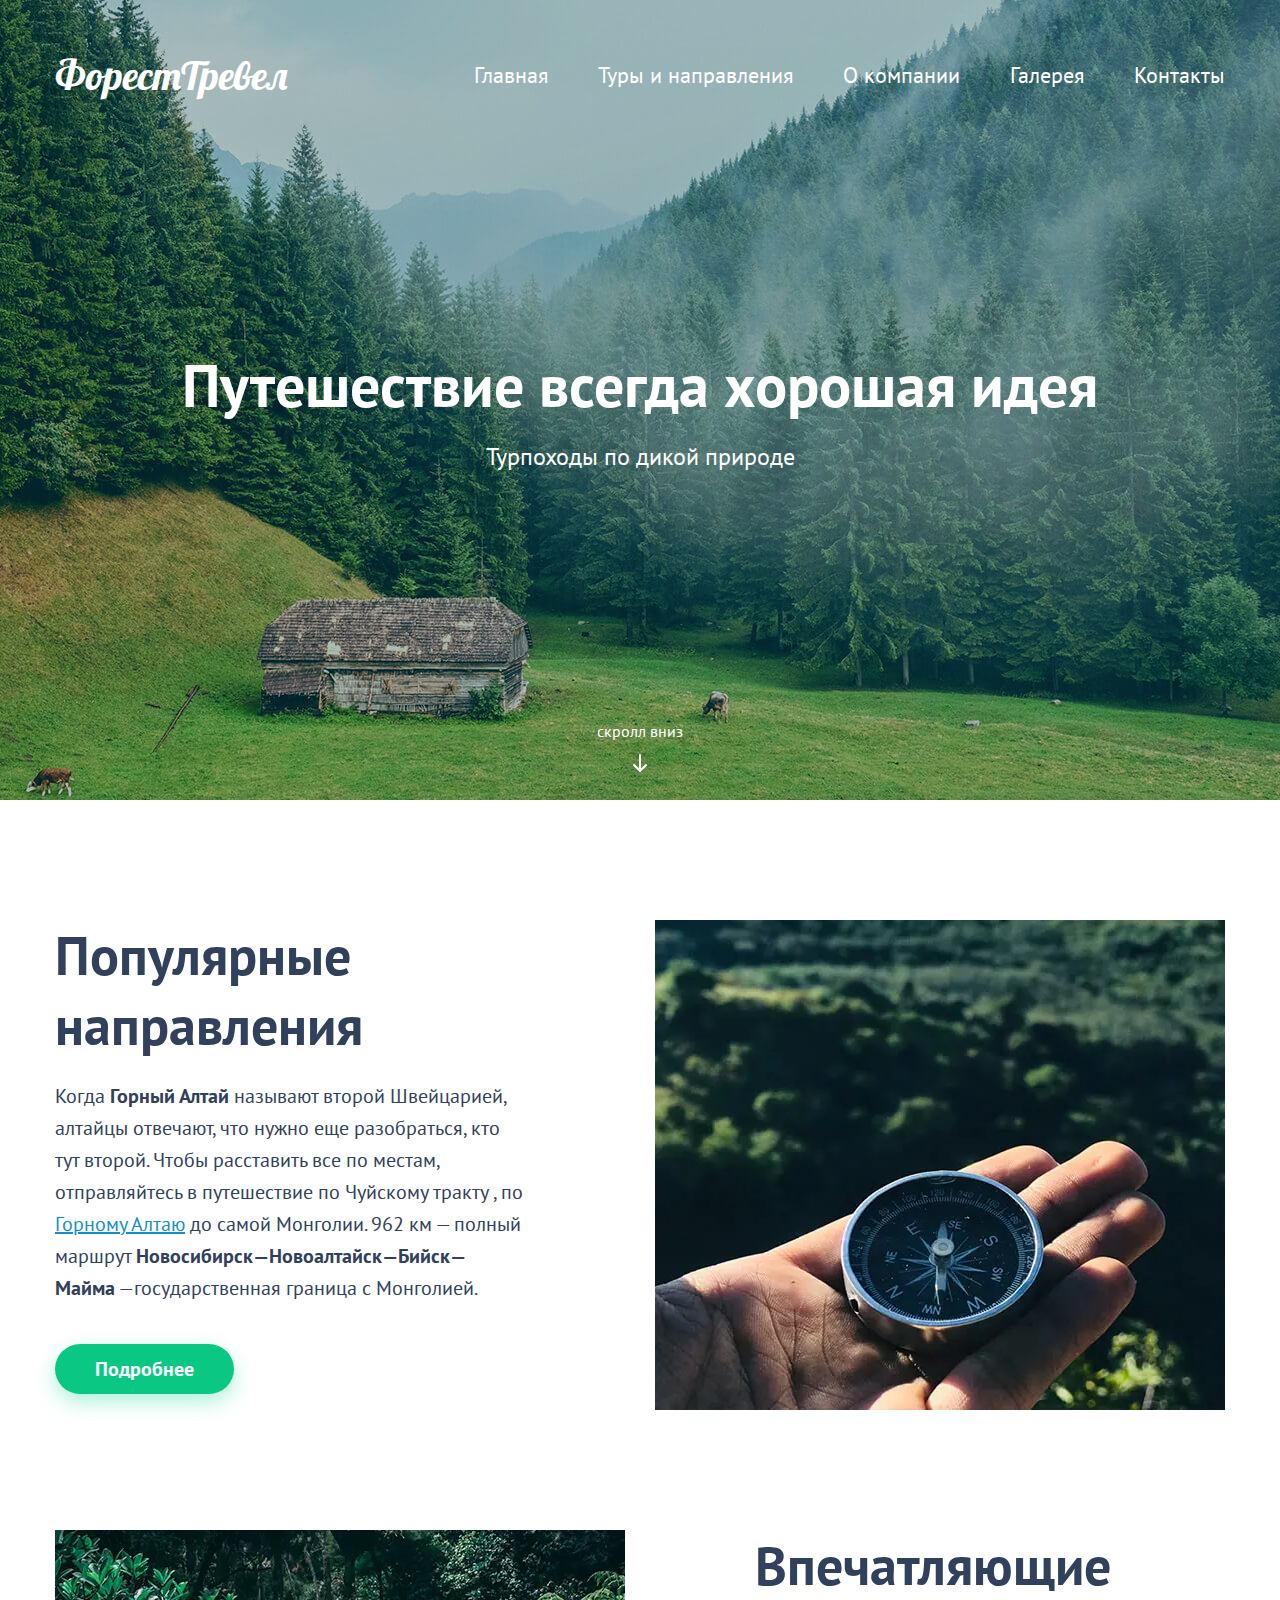
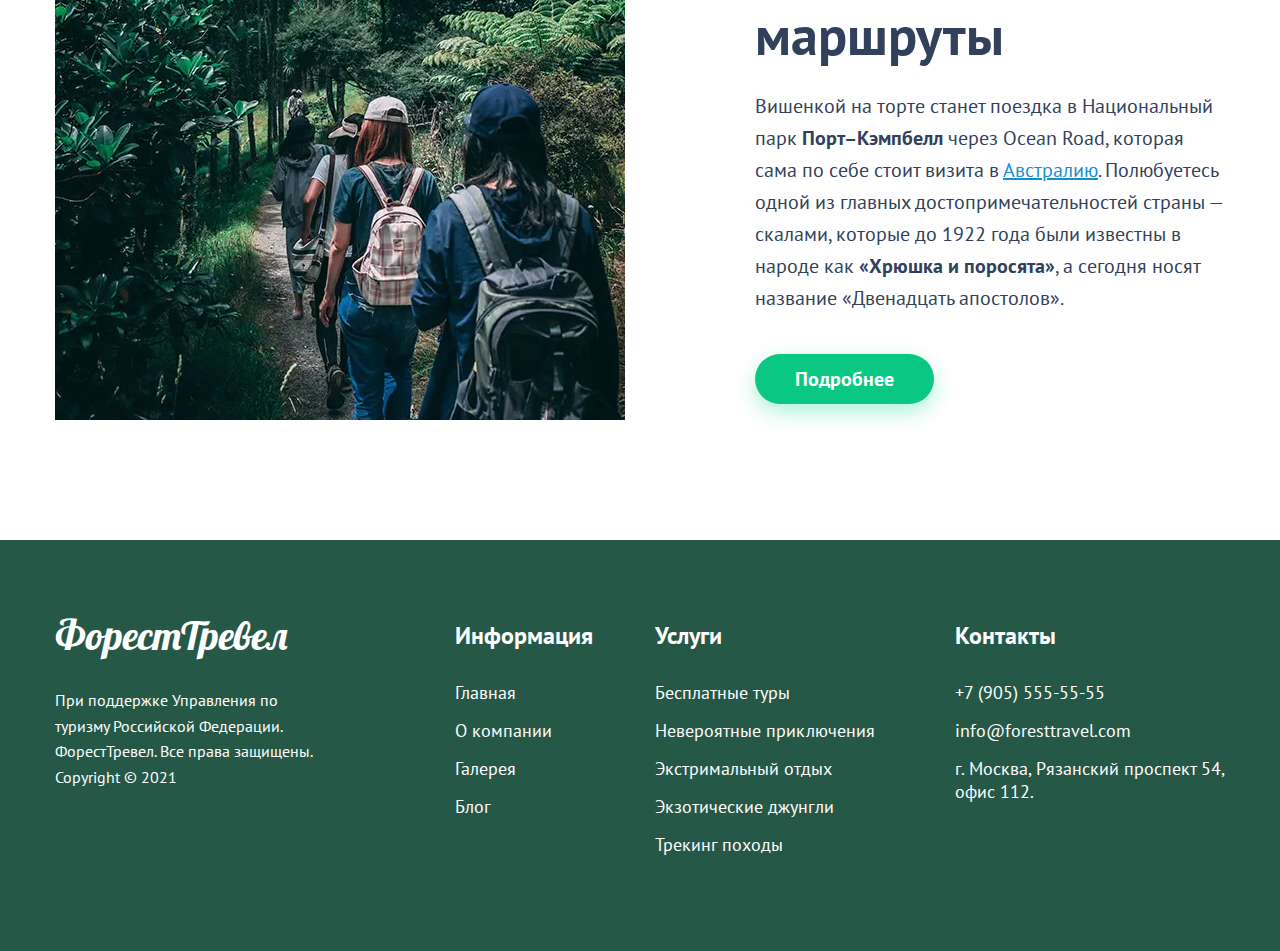
<file: index.html>
<!DOCTYPE html>
<html lang="ru">
<head>
   <meta charset="UTF-8">
   <meta name="viewport" content="width=device-width, initial-scale=1.0">
   <title>Туристическое агенство Форест Тревел</title>

   <!-- seo -->
   <meta name="description" content="Турпоходы по дикой природе от туристического агенства Форест Тревел в Москве.">
   <meta name="keywords" content="турпоходы, туры, лес, природа, Горный Алтай, Порт-Кэмпбелл, бесплатные туры, экстремальный отдых, невероятные приключения, трекинг походы, экзотические джунгли, турагенство, Форест Тревел">

   <!-- open graph -->
   <meta property="og:url" content="http://f0516148.xsph.ru/forest-travel/index.html" />
   <meta property="og:type" content="website" />
   <meta property="og:title" content="Туристическое агентство Форест Тревел" />
   <meta property="og:description" content="Турпоходы по дикой природе" />
   <meta property="og:image" content="http://f0516148.xsph.ru/forest-travel/images/open-graph.jpg" />

   <!-- my css -->
   <link rel="stylesheet" href="./css/main.css">
   <!-- <link rel="stylesheet" href="./css/media.css"> -->
   
   <!-- google fonts -->
   <link rel="preconnect" href="https://fonts.gstatic.com">
   <link href="https://fonts.googleapis.com/css2?family=Lobster&family=PT+Sans:wght@400;700&display=swap" rel="stylesheet">

   <!-- favicon -->
   <link rel="apple-touch-icon" sizes="180x180" href="./images/favicons/apple-touch-icon.png">
   <link rel="icon" type="image/png" sizes="32x32" href="./images/favicons/favicon-32x32.png">
   <link rel="icon" type="image/png" sizes="16x16" href="./images/favicons/favicon-16x16.png">
   <link rel="manifest" href="./images/favicons/site.webmanifest">
   <link rel="mask-icon" href="./images/favicons/safari-pinned-tab.svg" color="#5bbad5">
   <link rel="shortcut icon" href="./images/favicons/favicon.ico">
   <meta name="msapplication-TileColor" content="#205745">
   <meta name="msapplication-config" content="./images/favicons/browserconfig.xml">
   <meta name="theme-color" content="#ffffff">
</head>
<body>
   <header class="header">
      <div class="menu">
         <a class="logo" href="./index.html">ФорестТревел</a>

         <nav class="menu__nav">
            <ul class="menu__nav-list">
               <li class="menu__nav-list-item"><a class="item-link" href="./index.html">Главная</a></li>
               <li class="menu__nav-list-item"><a class="item-link" href="./tours.html">Туры и направления</a></li>
               <li class="menu__nav-list-item"><a class="item-link" href="./company.html">О компании</a></li>
               <li class="menu__nav-list-item"><a class="item-link" href="./gallery.html">Галерея</a></li>
               <li class="menu__nav-list-item"><a class="item-link" href="./contacts.html">Контакты</a></li>
            </ul>   
         </nav>

         <div class="menu__nav-icon">
            <img src="./images/icons/menu.svg" alt="menu icon">
         </div>
      </div>

      <div class="header__content container">
         <h1 class="title-main">Путешествие всегда хорошая идея</h1>
         <p>Турпоходы по дикой природе</p>
      </div>

      <a class="header__scroll" href="#link-main">cкролл вниз</a> 
   </header>

   <main class="main" id="link-main">
      <div class="container">
         <!-- post1 -->
         <article class="main__article">
            <div class="main__article-content">
               <div class="main__article-content-header">
                  <h2 class="title-1">Популярные направления</h2>
               </div>
               <div class="main__article-content-text">
                  <p>Когда <strong>Горный Алтай</strong> называют второй Швейцарией, алтайцы отвечают, что нужно еще разобраться, кто тут второй. Чтобы расставить все по местам, отправляйтесь в путешествие по Чуйскому тракту , по <a class="link-text" href="#">Горному Алтаю</a> до самой Монголии. 962 км — полный маршрут <strong>Новосибирск—Новоалтайск—Бийск—Майма</strong> —государственная граница с Монголией.</p>
               </div>
               <a class="button" href="#">Подробнее</a>
            </div>
            <div class="main__article-img">
               <picture>
                  <source srcset="./images/main/post1.webp" type="image/webp">
                  <img src="./images/main/post1.jpg" alt="Популярные направления">
               </picture>
            </div>
         </article>
         <!-- //post1 -->

         <!-- post2 -->
         <article class="main__article">
            <div class="main__article-content">
               <div class="main__article-content-header">
                  <h2 class="title-1">Впечатляющие маршруты</h2>
               </div>
               <div class="main__article-content-text">
                  <p>Вишенкой на торте станет поездка в Национальный парк <strong>Порт&#8211;Кэмпбелл</strong> через Ocean Road, которая сама по себе стоит визита в <a class="link-text" href="#">Австралию</a>. Полюбуетесь одной из главных достопримечательностей страны — скалами, которые до 1922 года были известны в народе как <strong>«Хрюшка и поросята»</strong>, а сегодня носят название «Двенадцать апостолов».</p>
               </div>
               <a class="button" href="#">Подробнее</a>
            </div>
            <div class="main__article-img">
               <picture>
                  <source srcset="./images/main/post2.webp" type="image/webp">
                  <img src="./images/main/post2.jpg" alt="Впечатляющие маршруты">
               </picture>
            </div>
         </article>
         <!-- //post2 -->
      </div>
   </main>

   <footer class="footer">
      <div class="container">
         <div class="footer-row">
            <div class="footer__copyright">
               <div class="logo">ФорестТревел</div>
               <p>При поддержке Управления по туризму Российской Федерации. ФорестТревел. Все права защищены. Copyright &copy;  2021</p>
            </div>

            <div class="footer__widgets-wrapper">
               <!-- section info -->
               <div class="footer__widget footer__widget--info">
                  <div class="footer__widget-header">
                     <h3 class="title-3">Информация</h3>
                  </div> 
                  <ul class="footer__widget-list">
                     <li class="footer__widget-list-item"><a class="item-link" href="./index.html">Главная</a></li>
                     <li class="footer__widget-list-item"><a class="item-link" href="./company.html">О компании</a></li>
                     <li class="footer__widget-list-item"><a class="item-link" href="./gallery.html">Галерея</a></li>
                     <li class="footer__widget-list-item"><a class="item-link" href="./blog.html">Блог</a></li>
                  </ul>
               </div>
               <!-- //section info -->

               <!-- section services -->
               <div class="footer__widget footer__widget--services">
                  <div class="footer__widget-header">
                     <h3 class="title-3">Услуги</h3>
                  </div>   
                  <ul class="footer__widget-list">
                     <li class="footer__widget-list-item"><a class="item-link" href="./404.html">Бесплатные туры</a></li>
                     <li class="footer__widget-list-item"><a class="item-link" href="./404.html">Невероятные приключения</a></li>
                     <li class="footer__widget-list-item"><a class="item-link" href="./404.html">Экстримальный отдых</a></li>
                     <li class="footer__widget-list-item"><a class="item-link" href="./404.html">Экзотические джунгли</a></li>
                     <li class="footer__widget-list-item"><a class="item-link" href="./article-tracking.html">Трекинг походы</a></li>
                  </ul>
               </div>
               <!-- //section services -->

               <!-- section contacts -->
               <div class="footer__widget footer__widget--contacts">
                  <div class="footer__widget-header">
                     <h3 class="title-3">Контакты</h3>
                  </div> 
                  <ul class="footer__widget-list">
                     <li class="footer__widget-list-item"><a class="item-link" href="tel:+79055555555">+7 (905) 555-55-55</a></li>
                     <li class="footer__widget-list-item"><a class="item-link" href="mailto:info@foresttravel.com?subject=Вопрос%20с%20сайта">info@foresttravel.com</a></li>
                     <li class="footer__widget-list-item"><a class="item-link" href="https://www.google.com/maps/place/%D0%A0%D1%8F%D0%B7%D0%B0%D0%BD%D1%81%D0%BA%D0%B8%D0%B9+%D0%BF%D1%80.,+54,+%D0%9C%D0%BE%D1%81%D0%BA%D0%B2%D0%B0,+109377/@55.7159741,37.7933289,17z/data=!3m1!4b1!4m5!3m4!1s0x414ab59b3be61f9b:0x8e6799da30ecf98a!8m2!3d55.7159741!4d37.7955176" target="_blank">г. Москва, Рязанский проспект 54, офис 112.</a></li>
                  </ul>
               </div>
               <!-- //section contacts -->
            </div>   
         </div>
      </div>
   </footer>
</body>
</html>
</file>
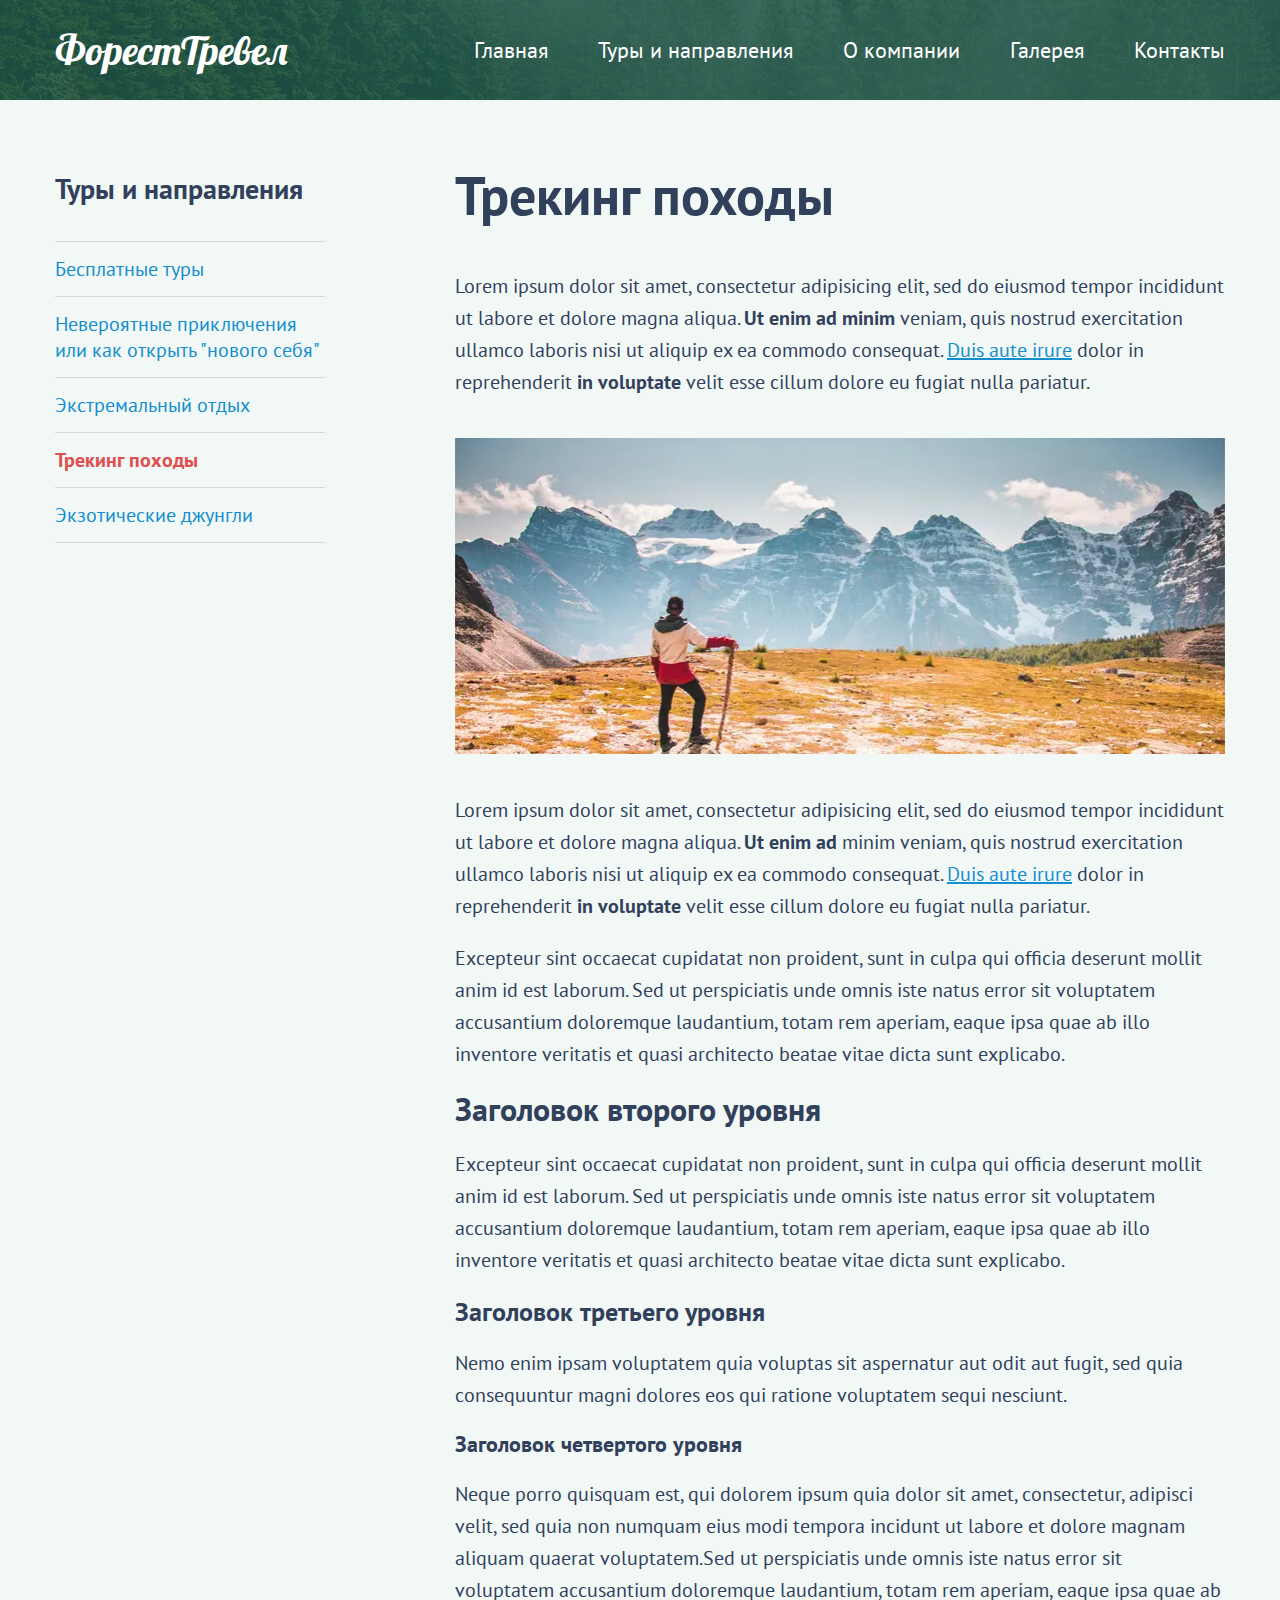
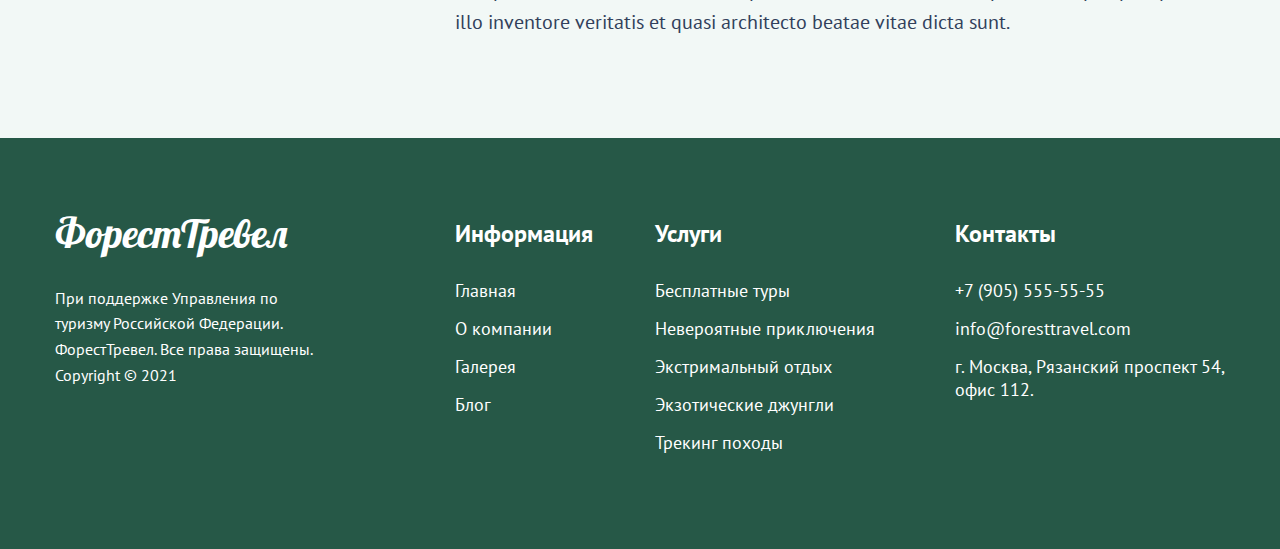
<file: article-tracking.html>
<!DOCTYPE html>
<html lang="ru">
   <head>
      <meta charset="UTF-8" />
      <meta name="viewport" content="width=device-width, initial-scale=1.0" />
      <title>Трекинг походы-Форест Тревел</title>

      <!-- seo -->
      <meta
         name="description"
         content="Турпоходы по дикой природе от туристического агенства Форест Тревел в Москве."
      />
      <meta
         name="keywords"
         content="турпоходы, туры, лес, природа, бесплатные туры, экстремальный отдых, невероятные приключения, трекинг походы, экзотические джунгли, турагенство, Форест Тревел"
      />

      <!-- my css -->
      <link rel="stylesheet" href="./css/main.css" />
      <!-- <link rel="stylesheet" href="./css/media.css"> -->

      <!-- google fonts -->
      <link rel="preconnect" href="https://fonts.gstatic.com" />
      <link
         href="https://fonts.googleapis.com/css2?family=Lobster&family=PT+Sans:wght@400;700&display=swap"
         rel="stylesheet"
      />

      <!-- favicon -->
      <link
         rel="apple-touch-icon"
         sizes="180x180"
         href="./images/favicons/apple-touch-icon.png"
      />
      <link
         rel="icon"
         type="image/png"
         sizes="32x32"
         href="./images/favicons/favicon-32x32.png"
      />
      <link
         rel="icon"
         type="image/png"
         sizes="16x16"
         href="./images/favicons/favicon-16x16.png"
      />
      <link rel="manifest" href="./images/favicons/site.webmanifest" />
      <link
         rel="mask-icon"
         href="./images/favicons/safari-pinned-tab.svg"
         color="#5bbad5"
      />
      <link rel="shortcut icon" href="./images/favicons/favicon.ico" />
      <meta name="msapplication-TileColor" content="#205745" />
      <meta
         name="msapplication-config"
         content="./images/favicons/browserconfig.xml"
      />
      <meta name="theme-color" content="#ffffff" />
   </head>
   <body class="bg-color">
      <header class="header-inner">
         <div class="menu">
            <a class="logo" href="./index.html">ФорестТревел</a>

            <nav class="menu__nav">
               <ul class="menu__nav-list">
                  <li class="menu__nav-list-item">
                     <a class="item-link" href="./index.html">Главная</a>
                  </li>
                  <li class="menu__nav-list-item">
                     <a class="item-link" href="./tours.html"
                        >Туры и направления</a
                     >
                  </li>
                  <li class="menu__nav-list-item">
                     <a class="item-link" href="./company.html">О компании</a>
                  </li>
                  <li class="menu__nav-list-item">
                     <a class="item-link" href="./gallery.html">Галерея</a>
                  </li>
                  <li class="menu__nav-list-item">
                     <a class="item-link" href="./contacts.html">Контакты</a>
                  </li>
               </ul>
            </nav>

            <div class="menu__nav-icon">
               <img src="./images/icons/menu.svg" alt="menu icon" />
            </div>
         </div>
      </header>

      <main
         class="main-inner main-inner--padding-top40 main-inner--padding-top20"
      >
         <div class="container">
            <div class="section-articles">
               <nav class="section-articles__nav">
                  <div class="section-articles__nav-header">
                     <h2 class="title-2">Туры и направления</h2>
                  </div>

                  <ul class="section-articles__nav-list">
                     <li class="section-articles__nav-list-item">
                        <a
                           class="section-articles__nav-list-item-link"
                           href="./404.html"
                           >Бесплатные туры</a
                        >
                     </li>
                     <li class="section-articles__nav-list-item">
                        <a
                           class="section-articles__nav-list-item-link"
                           href="./404.html"
                           >Невероятные приключения или как открыть "нового
                           себя"</a
                        >
                     </li>
                     <li class="section-articles__nav-list-item">
                        <a
                           class="section-articles__nav-list-item-link"
                           href="./404.html"
                           >Экстремальный отдых</a
                        >
                     </li>
                     <li class="section-articles__nav-list-item">
                        <a
                           class="section-articles__nav-list-item-link section-articles__nav-list-item-link--active"
                           href="./article-tracking.html"
                           >Трекинг походы</a
                        >
                     </li>
                     <li class="section-articles__nav-list-item">
                        <a
                           class="section-articles__nav-list-item-link"
                           href="./404.html"
                           >Экзотические джунгли</a
                        >
                     </li>
                  </ul>
               </nav>

               <article class="section-articles__content">
                  <h1>Трекинг походы</h1>
                  <p>
                     Lorem ipsum dolor sit amet, consectetur adipisicing elit,
                     sed do eiusmod tempor incididunt ut labore et dolore magna
                     aliqua. <strong>Ut enim ad minim</strong> veniam, quis
                     nostrud exercitation ullamco laboris nisi ut aliquip ex ea
                     commodo consequat.
                     <a class="link-text" href="#">Duis aute irure</a> dolor in
                     reprehenderit <strong>in voluptate</strong> velit esse
                     cillum dolore eu fugiat nulla pariatur.
                  </p>
                  <picture>
                     <source
                        srcset="./images/articles/tracking.webp"
                        type="image/webp"
                     />
                     <img
                        src="./images/articles/tracking.jpg"
                        alt="Трекинг походы"
                     />
                  </picture>
                  <p>
                     Lorem ipsum dolor sit amet, consectetur adipisicing elit,
                     sed do eiusmod tempor incididunt ut labore et dolore magna
                     aliqua. <strong>Ut enim ad</strong> minim veniam, quis
                     nostrud exercitation ullamco laboris nisi ut aliquip ex ea
                     commodo consequat.
                     <a class="link-text" href="#">Duis aute irure</a> dolor in
                     reprehenderit <strong>in voluptate</strong> velit esse
                     cillum dolore eu fugiat nulla pariatur.
                  </p>
                  <p>
                     Excepteur sint occaecat cupidatat non proident, sunt in
                     culpa qui officia deserunt mollit anim id est laborum. Sed
                     ut perspiciatis unde omnis iste natus error sit voluptatem
                     accusantium doloremque laudantium, totam rem aperiam, eaque
                     ipsa quae ab illo inventore veritatis et quasi architecto
                     beatae vitae dicta sunt explicabo.
                  </p>
                  <h2>Заголовок второго уровня</h2>
                  <p>
                     Excepteur sint occaecat cupidatat non proident, sunt in
                     culpa qui officia deserunt mollit anim id est laborum. Sed
                     ut perspiciatis unde omnis iste natus error sit voluptatem
                     accusantium doloremque laudantium, totam rem aperiam, eaque
                     ipsa quae ab illo inventore veritatis et quasi architecto
                     beatae vitae dicta sunt explicabo.
                  </p>
                  <h3>Заголовок третьего уровня</h3>
                  <p>
                     Nemo enim ipsam voluptatem quia voluptas sit aspernatur aut
                     odit aut fugit, sed quia consequuntur magni dolores eos qui
                     ratione voluptatem sequi nesciunt.
                  </p>
                  <h4>Заголовок четвертого уровня</h4>
                  <p>
                     Neque porro quisquam est, qui dolorem ipsum quia dolor sit
                     amet, consectetur, adipisci velit, sed quia non numquam
                     eius modi tempora incidunt ut labore et dolore magnam
                     aliquam quaerat voluptatem.Sed ut perspiciatis unde omnis
                     iste natus error sit voluptatem accusantium doloremque
                     laudantium, totam rem aperiam, eaque ipsa quae ab illo
                     inventore veritatis et quasi architecto beatae vitae dicta
                     sunt.
                  </p>
               </article>
            </div>
         </div>
      </main>

      <footer class="footer">
         <div class="container">
            <div class="footer-row">
               <div class="footer__copyright">
                  <div class="logo">ФорестТревел</div>
                  <p>
                     При поддержке Управления по туризму Российской Федерации.
                     ФорестТревел. Все права защищены. Copyright &copy; 2021
                  </p>
               </div>

               <div class="footer__widgets-wrapper">
                  <!-- section info -->
                  <div class="footer__widget footer__widget--info">
                     <div class="footer__widget-header">
                        <h3 class="title-3">Информация</h3>
                     </div>
                     <ul class="footer__widget-list">
                        <li class="footer__widget-list-item">
                           <a class="item-link" href="./index.html">Главная</a>
                        </li>
                        <li class="footer__widget-list-item">
                           <a class="item-link" href="./404.html">О компании</a>
                        </li>
                        <li class="footer__widget-list-item">
                           <a class="item-link" href="./404.html">Галерея</a>
                        </li>
                        <li class="footer__widget-list-item">
                           <a class="item-link" href="./404.html">Блог</a>
                        </li>
                     </ul>
                  </div>
                  <!-- //section info -->

                  <!-- section services -->
                  <div class="footer__widget footer__widget--services">
                     <div class="footer__widget-header">
                        <h3 class="title-3">Услуги</h3>
                     </div>
                     <ul class="footer__widget-list">
                        <li class="footer__widget-list-item">
                           <a class="item-link" href="./404.html"
                              >Бесплатные туры</a
                           >
                        </li>
                        <li class="footer__widget-list-item">
                           <a class="item-link" href="./404.html"
                              >Невероятные приключения</a
                           >
                        </li>
                        <li class="footer__widget-list-item">
                           <a class="item-link" href="./404.html"
                              >Экстримальный отдых</a
                           >
                        </li>
                        <li class="footer__widget-list-item">
                           <a class="item-link" href="./404.html"
                              >Экзотические джунгли</a
                           >
                        </li>
                        <li class="footer__widget-list-item">
                           <a class="item-link" href="./article-tracking.html"
                              >Трекинг походы</a
                           >
                        </li>
                     </ul>
                  </div>
                  <!-- //section services -->

                  <!-- section contacts -->
                  <div class="footer__widget footer__widget--contacts">
                     <div class="footer__widget-header">
                        <h3 class="title-3">Контакты</h3>
                     </div>
                     <ul class="footer__widget-list">
                        <li class="footer__widget-list-item">
                           <a class="item-link" href="tel:+79055555555"
                              >+7 (905) 555-55-55</a
                           >
                        </li>
                        <li class="footer__widget-list-item">
                           <a
                              class="item-link"
                              href="mailto:info@foresttravel.com?subject=Вопрос%20с%20сайта"
                              >info@foresttravel.com</a
                           >
                        </li>
                        <li class="footer__widget-list-item">
                           <a
                              class="item-link"
                              href="https://www.google.com/maps/place/%D0%A0%D1%8F%D0%B7%D0%B0%D0%BD%D1%81%D0%BA%D0%B8%D0%B9+%D0%BF%D1%80.,+54,+%D0%9C%D0%BE%D1%81%D0%BA%D0%B2%D0%B0,+109377/@55.7159741,37.7933289,17z/data=!3m1!4b1!4m5!3m4!1s0x414ab59b3be61f9b:0x8e6799da30ecf98a!8m2!3d55.7159741!4d37.7955176"
                              target="_blank"
                              >г. Москва, Рязанский проспект 54, офис 112.</a
                           >
                        </li>
                     </ul>
                  </div>
                  <!-- //section contacts -->
               </div>
            </div>
         </div>
      </footer>
   </body>
</html>
</file>
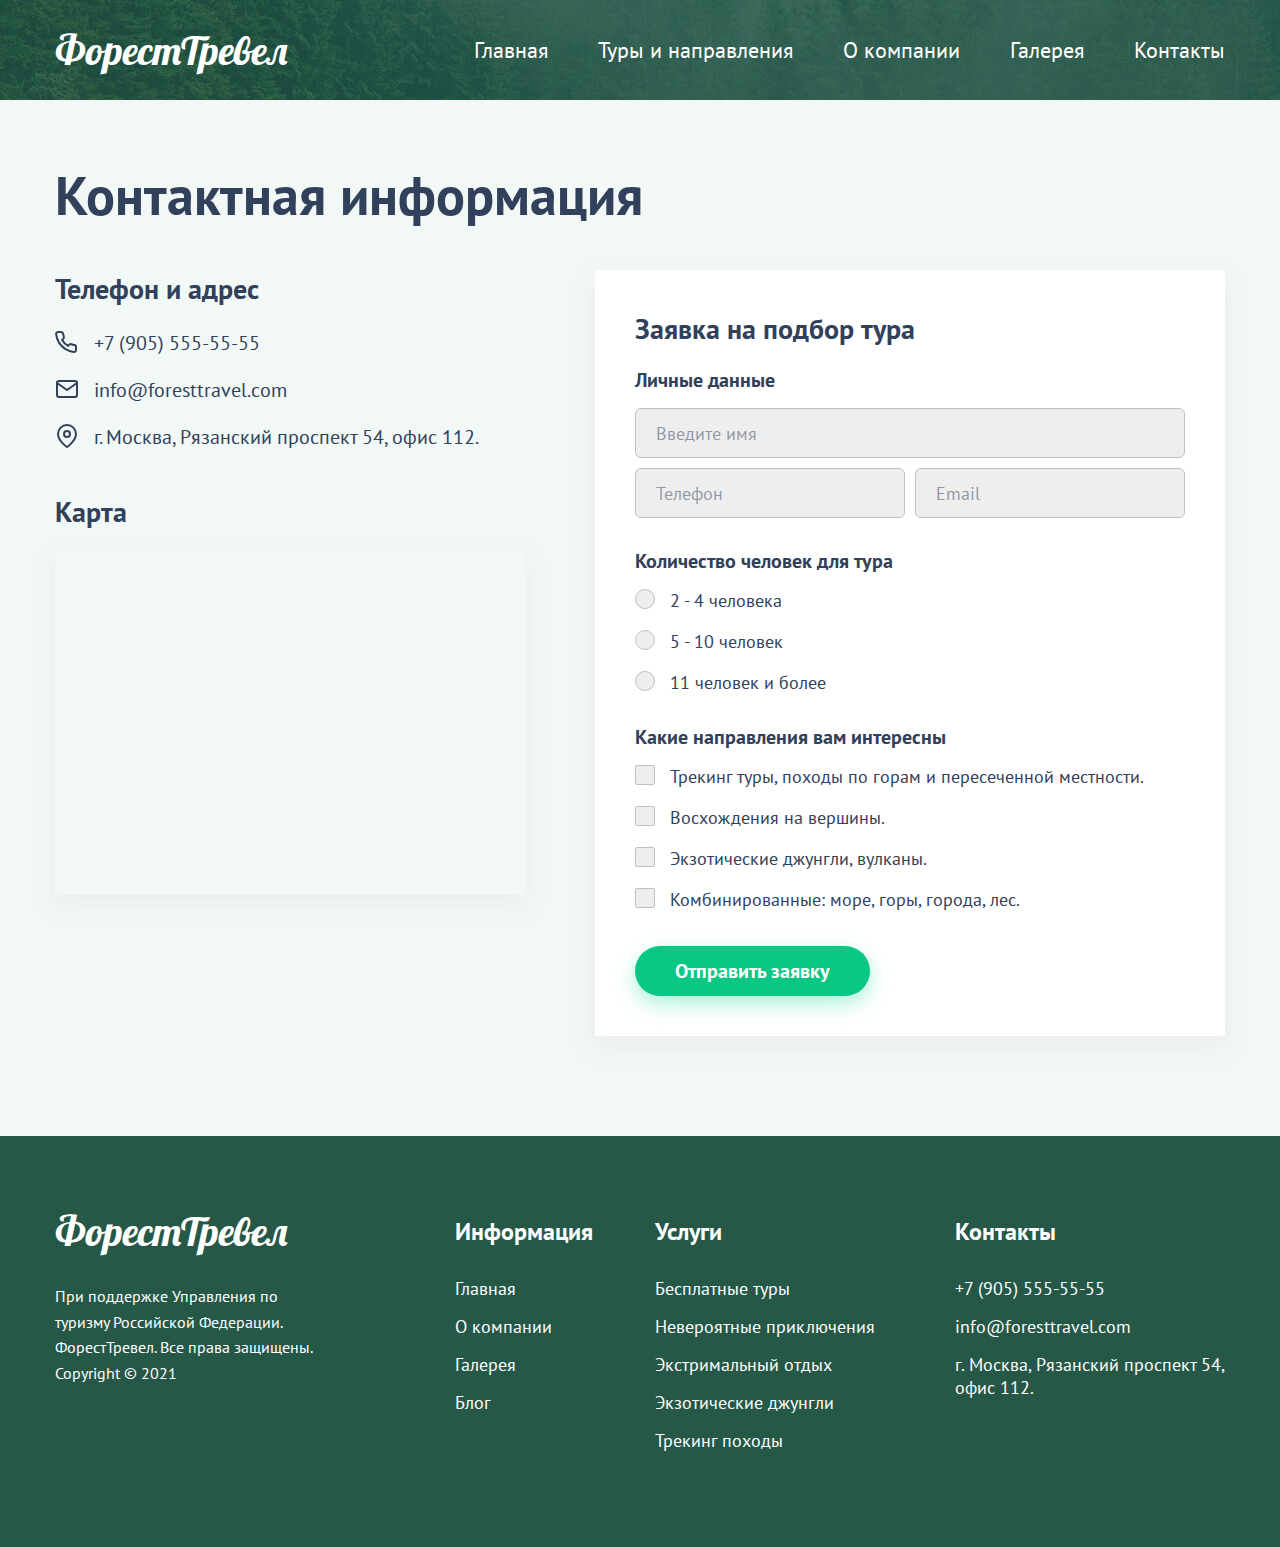
<file: contacts.html>
<!DOCTYPE html>
<html lang="ru">
   <head>
      <meta charset="UTF-8" />
      <meta name="viewport" content="width=device-width, initial-scale=1.0" />
      <title>Контакты-Форест Тревел</title>

      <!-- seo -->
      <meta
         name="description"
         content="Турпоходы по дикой природе от туристического агенства Форест Тревел в Москве."
      />
      <meta
         name="keywords"
         content="турпоходы, туры, лес, природа, бесплатные туры, экстремальный отдых, невероятные приключения, трекинг походы, экзотические джунгли, турагенство, Форест Тревел"
      />

      <!-- my css -->
      <link rel="stylesheet" href="./css/main.css" />
      <!-- <link rel="stylesheet" href="./css/media.css"> -->

      <!-- google fonts -->
      <link rel="preconnect" href="https://fonts.gstatic.com" />
      <link
         href="https://fonts.googleapis.com/css2?family=Lobster&family=PT+Sans:wght@400;700&display=swap"
         rel="stylesheet"
      />

      <!-- favicon -->
      <link
         rel="apple-touch-icon"
         sizes="180x180"
         href="./images/favicons/apple-touch-icon.png"
      />
      <link
         rel="icon"
         type="image/png"
         sizes="32x32"
         href="./images/favicons/favicon-32x32.png"
      />
      <link
         rel="icon"
         type="image/png"
         sizes="16x16"
         href="./images/favicons/favicon-16x16.png"
      />
      <link rel="manifest" href="./images/favicons/site.webmanifest" />
      <link
         rel="mask-icon"
         href="./images/favicons/safari-pinned-tab.svg"
         color="#5bbad5"
      />
      <link rel="shortcut icon" href="./images/favicons/favicon.ico" />
      <meta name="msapplication-TileColor" content="#205745" />
      <meta
         name="msapplication-config"
         content="./images/favicons/browserconfig.xml"
      />
      <meta name="theme-color" content="#ffffff" />
   </head>
   <body class="bg-color">
      <svg style="display: none" xmlns="http://www.w3.org/2000/svg">
         <symbol id="phone" viewBox="0 0 24 24">
            <path
               fill-rule="evenodd"
               clip-rule="evenodd"
               d="M20.9999 16.92V19.92C21.0022 20.4832 20.767 21.0212 20.352 21.4019C19.937 21.7826 19.3808 21.9707 18.8199 21.92C15.7428 21.5856 12.7869 20.5342 10.1899 18.85C7.77377 17.3147 5.72528 15.2662 4.18994 12.85C2.49992 10.2412 1.44818 7.271 1.11994 4.18001C1.06941 3.62088 1.25621 3.06626 1.63471 2.65163C2.0132 2.237 2.54853 2.00054 3.10994 2.00001H6.10994C7.1138 1.99013 7.96944 2.72597 8.10994 3.72001C8.23656 4.68007 8.47139 5.62273 8.80994 6.53001C9.08468 7.26088 8.90896 8.08481 8.35994 8.64001L7.08994 9.91001C8.5135 12.4136 10.5864 14.4865 13.0899 15.91L14.3599 14.64C14.9151 14.091 15.7391 13.9153 16.4699 14.19C17.3772 14.5286 18.3199 14.7634 19.2799 14.89C20.2855 15.0319 21.0251 15.9048 20.9999 16.92Z"
               stroke-width="2"
               stroke-linecap="round"
               stroke-linejoin="round"
            />
         </symbol>

         <symbol id="mail" viewBox="0 0 24 24">
            <path
               fill-rule="evenodd"
               clip-rule="evenodd"
               d="M4 4H20C21.1 4 22 4.9 22 6V18C22 19.1 21.1 20 20 20H4C2.9 20 2 19.1 2 18V6C2 4.9 2.9 4 4 4Z"
               stroke-width="2"
               stroke-linecap="round"
               stroke-linejoin="round"
            />
            <path
               d="M22 6L12 13L2 6"
               stroke-width="2"
               stroke-linecap="round"
               stroke-linejoin="round"
            />
         </symbol>

         <symbol id="map" viewBox="0 0 24 24">
            <path
               fill-rule="evenodd"
               clip-rule="evenodd"
               d="M21 10C21 17 12 23 12 23C12 23 3 17 3 10C3 5.02944 7.02944 1 12 1C16.9706 1 21 5.02944 21 10V10Z"
               stroke-width="2"
               stroke-linecap="round"
               stroke-linejoin="round"
            />
            <path
               fill-rule="evenodd"
               clip-rule="evenodd"
               d="M12 13C13.6569 13 15 11.6569 15 10C15 8.34315 13.6569 7 12 7C10.3431 7 9 8.34315 9 10C9 11.6569 10.3431 13 12 13Z"
               stroke-width="2"
               stroke-linecap="round"
               stroke-linejoin="round"
            />
         </symbol>
      </svg>

      <header class="header-inner">
         <div class="menu">
            <a class="logo" href="./index.html">ФорестТревел</a>

            <nav class="menu__nav">
               <ul class="menu__nav-list">
                  <li class="menu__nav-list-item">
                     <a class="item-link" href="./index.html">Главная</a>
                  </li>
                  <li class="menu__nav-list-item">
                     <a class="item-link" href="./tours.html"
                        >Туры и направления</a
                     >
                  </li>
                  <li class="menu__nav-list-item">
                     <a class="item-link" href="./company.html">О компании</a>
                  </li>
                  <li class="menu__nav-list-item">
                     <a class="item-link" href="./gallery.html">Галерея</a>
                  </li>
                  <li class="menu__nav-list-item">
                     <a class="item-link" href="./contacts.html">Контакты</a>
                  </li>
               </ul>
            </nav>

            <div class="menu__nav-icon">
               <img src="./images/icons/menu.svg" alt="menu icon" />
            </div>
         </div>
      </header>

      <main class="main-inner main-inner--padding-top40">
         <div class="container">
            <div class="main-inner__title">
               <h1 class="title-1">Контактная информация</h1>
            </div>

            <div class="section-contacts">
               <!-- tel and adress map -->
               <div class="contact-information">
                  <div class="contact-information__widget">
                     <h2 class="title-2">Телефон и адрес</h2>

                     <ul class="contact-information__widget-list">
                        <li class="contact-information__widget-list-item">
                           <a
                              class="contact-information__widget-list-item-link"
                              href="tel:+79055555555"
                           >
                              <svg class="icon-link">
                                 <use href="#phone"></use></svg
                              >+7 (905) 555-55-55
                           </a>
                        </li>

                        <li class="contact-information__widget-list-item">
                           <a
                              class="contact-information__widget-list-item-link"
                              href="mailto:info@foresttravel.com?subject=Вопрос%20с%20сайта"
                           >
                              <svg class="icon-link">
                                 <use href="#mail"></use></svg
                              >info@foresttravel.com
                           </a>
                        </li>

                        <li class="contact-information__widget-list-item">
                           <a
                              class="contact-information__widget-list-item-link"
                              href="https://www.google.com/maps/place/%D0%A0%D1%8F%D0%B7%D0%B0%D0%BD%D1%81%D0%BA%D0%B8%D0%B9+%D0%BF%D1%80.,+54,+%D0%9C%D0%BE%D1%81%D0%BA%D0%B2%D0%B0,+109377/@55.7159741,37.7933289,17z/data=!3m1!4b1!4m5!3m4!1s0x414ab59b3be61f9b:0x8e6799da30ecf98a!8m2!3d55.7159741!4d37.7955176"
                              target="_blank"
                           >
                              <svg class="icon-link">
                                 <use href="#map"></use>
                              </svg>
                              <span
                                 class="contact-information__widget-list-item--address"
                                 >г. Москва, Рязанский проспект 54, офис
                                 112.</span
                              >
                           </a>
                        </li>
                     </ul>
                  </div>

                  <div class="contact-information__widget">
                     <h2 class="title-2">Карта</h2>
                     <!-- <img src="./images/contacts/google-map.jpg" alt="Карта проезда"> -->

                     <div class="contact-information__widget-map">
                        <iframe
                           src="https://www.google.com/maps/embed?pb=!1m18!1m12!1m3!1d2247.44737200699!2d37.79332891597588!3d55.71597710229897!2m3!1f0!2f0!3f0!3m2!1i1024!2i768!4f13.1!3m3!1m2!1s0x414ab59b3be61f9b%3A0x71e8ca6a8cffd5fb!2z0KDRj9C30LDQvdGB0LrQuNC5INC_0YAuLCA1NCwgMTEyLCDQnNC-0YHQutCy0LAsIDEwOTM3Nw!5e0!3m2!1sru!2sru!4v1613380765731!5m2!1sru!2sru"
                           width="100%"
                           height="100%"
                           frameborder="0"
                           style="border: 0"
                           allowfullscreen=""
                           aria-hidden="false"
                           tabindex="0"
                        ></iframe>
                     </div>
                  </div>
               </div>
               <!-- //tel and adress map -->

               <!-- application form -->
               <form class="form">
                  <h2 class="title-2">Заявка на подбор тура</h2>

                  <!-- personal data -->
                  <fieldset class="form__group">
                     <legend class="form__group-title">Личные данные</legend>

                     <div class="form__group-row">
                        <input
                           class="input"
                           type="text"
                           placeholder="Введите имя"
                        />
                     </div>

                     <div class="form__group-row">
                        <input class="input" type="tel" placeholder="Телефон" />
                        <input class="input" type="email" placeholder="Email" />
                     </div>
                  </fieldset>
                  <!-- //personal data -->

                  <!-- number of persons -->
                  <fieldset class="form__group">
                     <legend class="form__group-title">
                        Количество человек для тура
                     </legend>

                     <label class="form__group-inner-row">
                        <input class="real-radio" type="radio" name="persons" />
                        <span class="custom-radio"></span>
                        2 - 4 человека
                     </label>

                     <label class="form__group-inner-row">
                        <input class="real-radio" type="radio" name="persons" />
                        <span class="custom-radio"></span>
                        5 - 10 человек
                     </label>

                     <label class="form__group-inner-row">
                        <input class="real-radio" type="radio" name="persons" />
                        <span class="custom-radio"></span>
                        11 человек и более
                     </label>
                  </fieldset>
                  <!-- //number of persons -->

                  <!-- choice of tours -->
                  <fieldset class="form__group">
                     <legend class="form__group-title">
                        Какие направления вам интересны
                     </legend>

                     <label class="form__group-inner-row">
                        <input
                           class="real-checkbox"
                           type="checkbox"
                           name="track"
                        />
                        <span class="custom-checkbox"></span>
                        Трекинг туры, походы по горам и пересеченной местности.
                     </label>

                     <label class="form__group-inner-row">
                        <input
                           class="real-checkbox"
                           type="checkbox"
                           name="top"
                        />
                        <span class="custom-checkbox"></span>
                        Восхождения на вершины.
                     </label>

                     <label class="form__group-inner-row">
                        <input
                           class="real-checkbox"
                           type="checkbox"
                           name="exotiс"
                        />
                        <span class="custom-checkbox"></span>
                        Экзотические джунгли, вулканы.
                     </label>

                     <label class="form__group-inner-row">
                        <input
                           class="real-checkbox"
                           type="checkbox"
                           name="combo"
                        />
                        <span class="custom-checkbox"></span>
                        Комбинированные: море, горы, города, лес.
                     </label>
                  </fieldset>
                  <!-- //choice of tours -->

                  <input
                     class="button focus"
                     type="submit"
                     value="Отправить заявку"
                  />
               </form>
               <!-- application form -->
            </div>
         </div>
      </main>

      <footer class="footer">
         <div class="container">
            <div class="footer-row">
               <div class="footer__copyright">
                  <div class="logo">ФорестТревел</div>
                  <p>
                     При поддержке Управления по туризму Российской Федерации.
                     ФорестТревел. Все права защищены. Copyright &copy; 2021
                  </p>
               </div>

               <div class="footer__widgets-wrapper">
                  <!-- section info -->
                  <div class="footer__widget footer__widget--info">
                     <div class="footer__widget-header">
                        <h3 class="title-3">Информация</h3>
                     </div>
                     <ul class="footer__widget-list">
                        <li class="footer__widget-list-item">
                           <a class="item-link" href="./index.html">Главная</a>
                        </li>
                        <li class="footer__widget-list-item">
                           <a class="item-link" href="./404.html">О компании</a>
                        </li>
                        <li class="footer__widget-list-item">
                           <a class="item-link" href="./404.html">Галерея</a>
                        </li>
                        <li class="footer__widget-list-item">
                           <a class="item-link" href="./404.html">Блог</a>
                        </li>
                     </ul>
                  </div>
                  <!-- //section info -->

                  <!-- section services -->
                  <div class="footer__widget footer__widget--services">
                     <div class="footer__widget-header">
                        <h3 class="title-3">Услуги</h3>
                     </div>
                     <ul class="footer__widget-list">
                        <li class="footer__widget-list-item">
                           <a class="item-link" href="./404.html"
                              >Бесплатные туры</a
                           >
                        </li>
                        <li class="footer__widget-list-item">
                           <a class="item-link" href="./404.html"
                              >Невероятные приключения</a
                           >
                        </li>
                        <li class="footer__widget-list-item">
                           <a class="item-link" href="./404.html"
                              >Экстримальный отдых</a
                           >
                        </li>
                        <li class="footer__widget-list-item">
                           <a class="item-link" href="./404.html"
                              >Экзотические джунгли</a
                           >
                        </li>
                        <li class="footer__widget-list-item">
                           <a class="item-link" href="./article-tracking.html"
                              >Трекинг походы</a
                           >
                        </li>
                     </ul>
                  </div>
                  <!-- //section services -->

                  <!-- section contacts -->
                  <div class="footer__widget footer__widget--contacts">
                     <div class="footer__widget-header">
                        <h3 class="title-3">Контакты</h3>
                     </div>
                     <ul class="footer__widget-list">
                        <li class="footer__widget-list-item">
                           <a class="item-link" href="tel:+79055555555"
                              >+7 (905) 555-55-55</a
                           >
                        </li>
                        <li class="footer__widget-list-item">
                           <a
                              class="item-link"
                              href="mailto:info@foresttravel.com?subject=Вопрос%20с%20сайта"
                              >info@foresttravel.com</a
                           >
                        </li>
                        <li class="footer__widget-list-item">
                           <a
                              class="item-link"
                              href="https://www.google.com/maps/place/%D0%A0%D1%8F%D0%B7%D0%B0%D0%BD%D1%81%D0%BA%D0%B8%D0%B9+%D0%BF%D1%80.,+54,+%D0%9C%D0%BE%D1%81%D0%BA%D0%B2%D0%B0,+109377/@55.7159741,37.7933289,17z/data=!3m1!4b1!4m5!3m4!1s0x414ab59b3be61f9b:0x8e6799da30ecf98a!8m2!3d55.7159741!4d37.7955176"
                              target="_blank"
                              >г. Москва, Рязанский проспект 54, офис 112.</a
                           >
                        </li>
                     </ul>
                  </div>
                  <!-- //section contacts -->
               </div>
            </div>
         </div>
      </footer>
   </body>
</html>
</file>
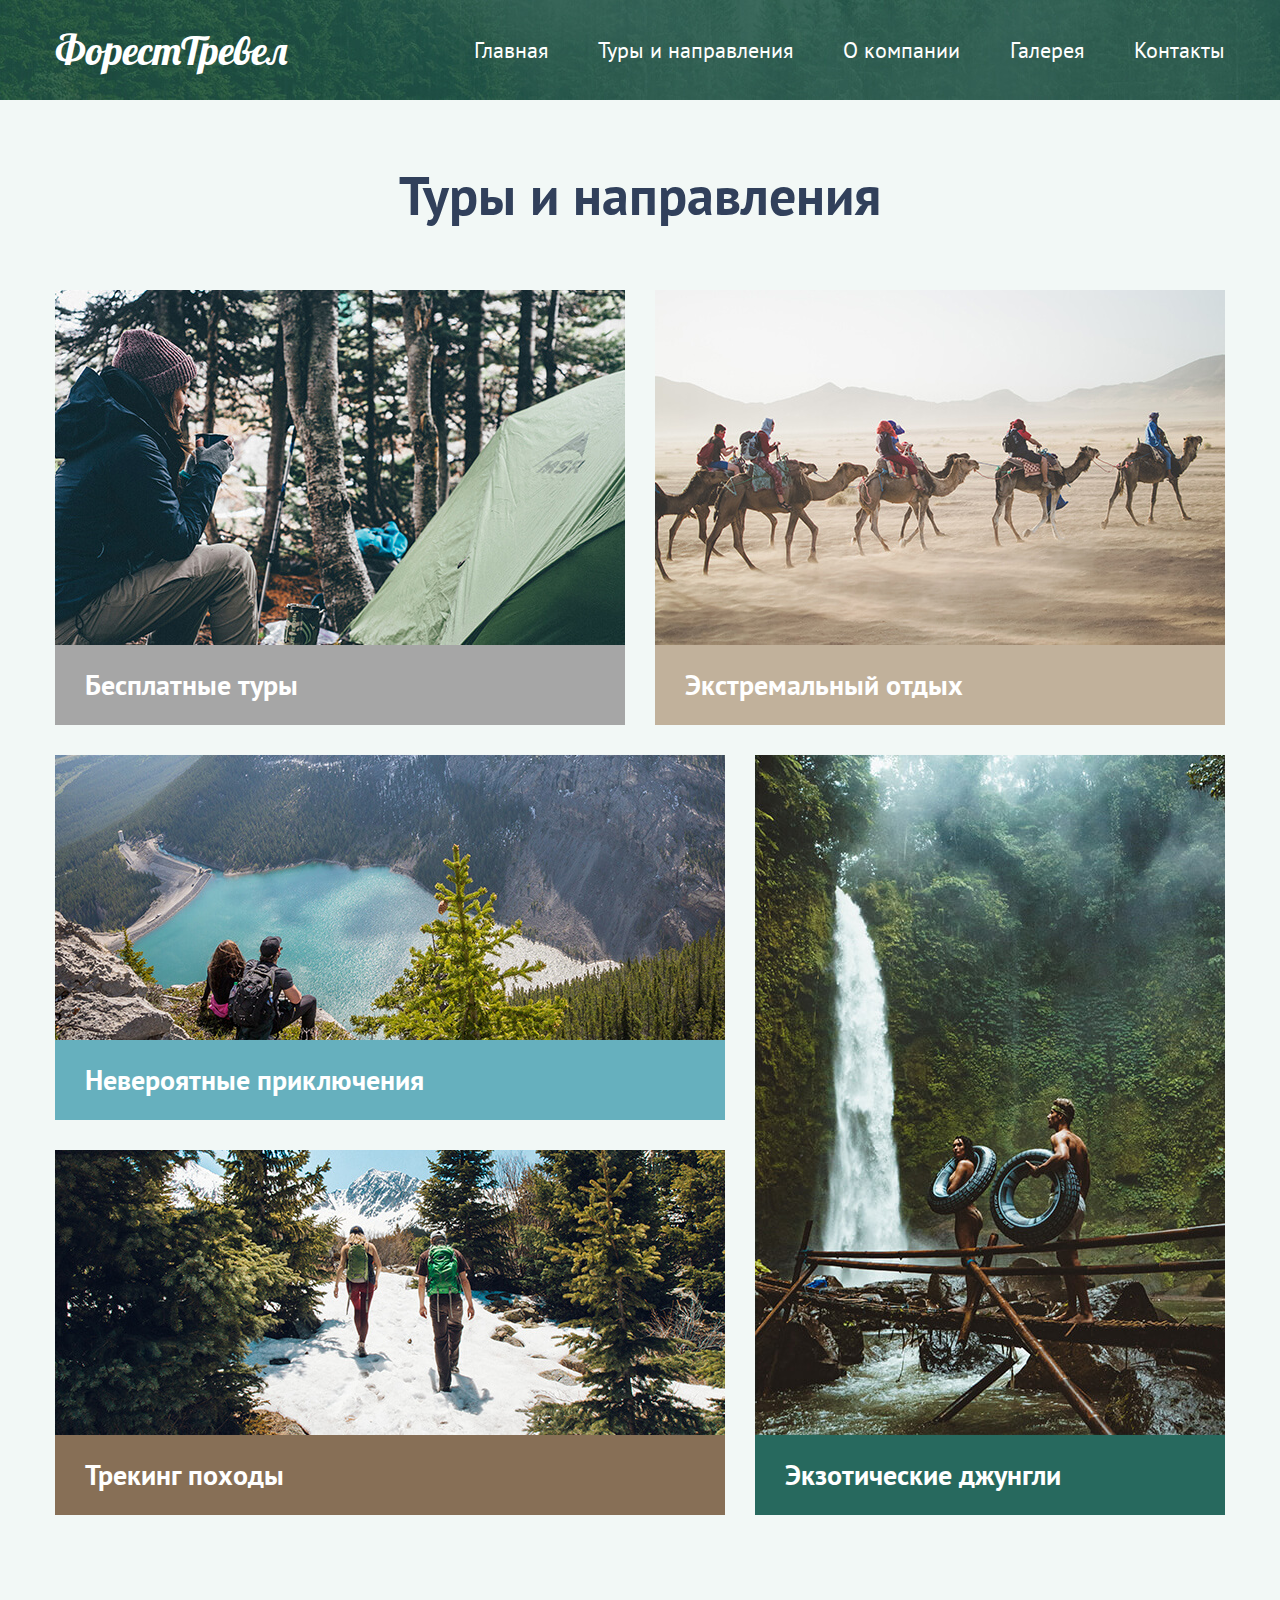
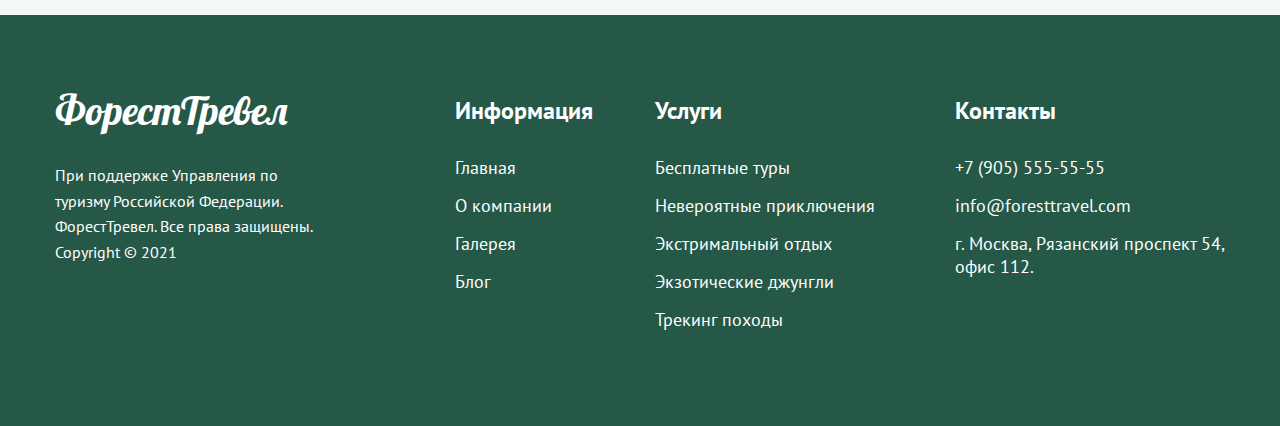
<file: tours.html>
<!DOCTYPE html>
<html lang="ru">
<head>
   <meta charset="UTF-8">
   <meta name="viewport" content="width=device-width, initial-scale=1.0">
   <title>Туры и направления-Форест Тревел</title>

   <!-- seo -->
   <meta name="description" content="Турпоходы по дикой природе от туристического агенства Форест Тревел в Москве.">
   <meta name="keywords" content="турпоходы, туры, лес, природа, бесплатные туры, экстремальный отдых, невероятные приключения, трекинг походы, экзотические джунгли, турагенство, Форест Тревел">

   <!-- my css -->
   <link rel="stylesheet" href="./css/main.css">
   <!-- <link rel="stylesheet" href="./css/media.css"> -->
   
   <!-- google fonts -->
   <link rel="preconnect" href="https://fonts.gstatic.com">
   <link href="https://fonts.googleapis.com/css2?family=Lobster&family=PT+Sans:wght@400;700&display=swap" rel="stylesheet">

   <!-- favicon -->
   <link rel="apple-touch-icon" sizes="180x180" href="./images/favicons/apple-touch-icon.png">
   <link rel="icon" type="image/png" sizes="32x32" href="./images/favicons/favicon-32x32.png">
   <link rel="icon" type="image/png" sizes="16x16" href="./images/favicons/favicon-16x16.png">
   <link rel="manifest" href="./images/favicons/site.webmanifest">
   <link rel="mask-icon" href="./images/favicons/safari-pinned-tab.svg" color="#5bbad5">
   <link rel="shortcut icon" href="./images/favicons/favicon.ico">
   <meta name="msapplication-TileColor" content="#205745">
   <meta name="msapplication-config" content="./images/favicons/browserconfig.xml">
   <meta name="theme-color" content="#ffffff">
</head>
<body class="bg-color">
   <header class="header-inner">
      <div class="menu">
         <a class="logo" href="./index.html">ФорестТревел</a>

         <nav class="menu__nav">
            <ul class="menu__nav-list">
               <li class="menu__nav-list-item"><a class="item-link" href="./index.html">Главная</a></li>
               <li class="menu__nav-list-item"><a class="item-link" href="./tours.html">Туры и направления</a></li>
               <li class="menu__nav-list-item"><a class="item-link" href="./company.html">О компании</a></li>
               <li class="menu__nav-list-item"><a class="item-link" href="./gallery.html">Галерея</a></li>
               <li class="menu__nav-list-item"><a class="item-link" href="./contacts.html">Контакты</a></li>
            </ul>   
         </nav>

         <div class="menu__nav-icon">
            <img src="./images/icons/menu.svg" alt="menu icon">
         </div>
      </div>
   </header>

   <main class="main-inner">
      <div class="container">
         <section class="section-cards">
            <div class="section-cards__header">
               <h1 class="title-1">Туры и направления</h1>
            </div>

            <div class="cards-row">
               <!-- card1 -->
               <a class="card card--free" href="./404.html">
                  <div class="card__img">
                     <picture>
                        <source media="(max-width: 599px)" srcset="./images/tours/mobile-xs/card-free-tours.jpg">
                        <source media="(max-width: 899px)" srcset="./images/tours/mobile/card-free-tours.jpg">
                        <source media="(max-width: 1199px)" srcset="./images/tours/tablet/card-free-tours.jpg">
                        <img src="./images/tours/card-free-tours.jpg" alt="Бесплатные туры">
                     </picture>
                  </div>
                  <div class="card__header">
                     <h2 class="card__header-title">Бесплатные туры</h2>
                  </div>
               </a>
               <!-- //card1 -->

               <!-- card2 -->
               <a class="card card--extreme" href="./404.html">
                  <div class="card__img">
                     <picture>
                        <source media="(max-width: 599px)" srcset="./images/tours/mobile-xs/card-extreme-rest.jpg">
                        <source media="(max-width: 899px)" srcset="./images/tours/mobile/card-extreme-rest.jpg">
                        <source media="(max-width: 1199px)" srcset="./images/tours/tablet/card-extreme-rest.jpg">
                        <img src="./images/tours/card-extreme-rest.jpg" alt="Экстремальный отдых">
                     </picture>
                  </div>
                  <div class="card__header">
                     <h2 class="card__header-title">Экстремальный отдых</h2>
                  </div>
               </a>
               <!-- //card2 -->
            </div>
            
            <div class="cards-row">
               <div class="cards-row-inner">
                  <!-- card3 -->
                  <a class="card card--adventures" href="./404.html">
                     <div class="card__img">
                        <picture>
                           <source media="(max-width: 599px)" srcset="./images/tours/mobile-xs/card-adventures.jpg">
                           <source media="(max-width: 899px)" srcset="./images/tours/mobile/card-adventures.jpg">
                           <source media="(max-width: 1199px)" srcset="./images/tours/tablet/card-adventures.jpg">
                           <img src="./images/tours/card-adventures.jpg" alt="Невероятные приключения">
                        </picture>
                     </div>
                     <div class="card__header">
                        <h2 class="card__header-title">Невероятные приключения</h2>
                     </div>
                  </a>
                  <!-- //card3 -->

                  <!-- card4 -->
                  <a class="card card--tracking" href="./article-tracking.html">
                     <div class="card__img">
                        <picture>
                           <source media="(max-width: 599px)" srcset="./images/tours/mobile-xs/card-tracking-hikes.jpg">
                           <source media="(max-width: 899px)" srcset="./images/tours/mobile/card-tracking-hikes.jpg">
                           <source media="(max-width: 1199px)" srcset="./images/tours/tablet/card-tracking-hikes.jpg">
                           <img src="./images/tours/card-tracking-hikes.jpg" alt="Трекинг походы">
                        </picture>
                     </div>
                     <div class="card__header">
                        <h2 class="card__header-title">Трекинг походы</h2>
                     </div>
                  </a>
                  <!-- //card4 -->
               </div>

               <!-- card5 -->
               <a class="card card--jungle" href="./404.html">
                  <div class="card__img">
                     <picture>
                        <source media="(max-width: 599px)" srcset="./images/tours/mobile-xs/card-exotic-jungle.jpg">
                        <source media="(max-width: 899px)" srcset="./images/tours/mobile/card-exotic-jungle.jpg">
                        <source media="(max-width: 1199px)" srcset="./images/tours/tablet/card-exotic-jungle.jpg">
                        <img src="./images/tours/card-exotic-jungle.jpg" alt="Экзотические джунгли">
                     </picture>
                  </div>
                  <div class="card__header">
                     <h2 class="card__header-title">Экзотические джунгли</h2>
                  </div>
               </a>
               <!-- //card5 -->
            </div>
         </section>

      </div>
   </main>

   <footer class="footer">
      <div class="container">
         <div class="footer-row">
            <div class="footer__copyright">
               <div class="logo">ФорестТревел</div>
               <p>При поддержке Управления по туризму Российской Федерации. ФорестТревел. Все права защищены. Copyright &copy;  2021</p>
            </div>

            <div class="footer__widgets-wrapper">
               <!-- section info -->
               <div class="footer__widget footer__widget--info">
                  <div class="footer__widget-header">
                     <h3 class="title-3">Информация</h3>
                  </div> 
                  <ul class="footer__widget-list">
                     <li class="footer__widget-list-item"><a class="item-link" href="./index.html">Главная</a></li>
                     <li class="footer__widget-list-item"><a class="item-link" href="./404.html">О компании</a></li>
                     <li class="footer__widget-list-item"><a class="item-link" href="./404.html">Галерея</a></li>
                     <li class="footer__widget-list-item"><a class="item-link" href="./404.html">Блог</a></li>
                  </ul>
               </div>
               <!-- //section info -->

               <!-- section services -->
               <div class="footer__widget footer__widget--services">
                  <div class="footer__widget-header">
                     <h3 class="title-3">Услуги</h3>
                  </div>   
                  <ul class="footer__widget-list">
                     <li class="footer__widget-list-item"><a class="item-link" href="./404.html">Бесплатные туры</a></li>
                     <li class="footer__widget-list-item"><a class="item-link" href="./404.html">Невероятные приключения</a></li>
                     <li class="footer__widget-list-item"><a class="item-link" href="./404.html">Экстримальный отдых</a></li>
                     <li class="footer__widget-list-item"><a class="item-link" href="./404.html">Экзотические джунгли</a></li>
                     <li class="footer__widget-list-item"><a class="item-link" href="./article-tracking.html">Трекинг походы</a></li>
                  </ul>
               </div>
               <!-- //section services -->

               <!-- section contacts -->
               <div class="footer__widget footer__widget--contacts">
                  <div class="footer__widget-header">
                     <h3 class="title-3">Контакты</h3>
                  </div> 
                  <ul class="footer__widget-list">
                     <li class="footer__widget-list-item"><a class="item-link" href="tel:+79055555555">+7 (905) 555-55-55</a></li>
                     <li class="footer__widget-list-item"><a class="item-link" href="mailto:info@foresttravel.com?subject=Вопрос%20с%20сайта">info@foresttravel.com</a></li>
                     <li class="footer__widget-list-item"><a class="item-link" href="https://www.google.com/maps/place/%D0%A0%D1%8F%D0%B7%D0%B0%D0%BD%D1%81%D0%BA%D0%B8%D0%B9+%D0%BF%D1%80.,+54,+%D0%9C%D0%BE%D1%81%D0%BA%D0%B2%D0%B0,+109377/@55.7159741,37.7933289,17z/data=!3m1!4b1!4m5!3m4!1s0x414ab59b3be61f9b:0x8e6799da30ecf98a!8m2!3d55.7159741!4d37.7955176" target="_blank">г. Москва, Рязанский проспект 54, офис 112.</a></li>
                  </ul>
               </div>
               <!-- //section contacts -->
            </div>   
         </div>
      </div>
   </footer>
</body>
</html>
</file>
<file: css/main.css>
*, *::before, *::after {
  box-sizing: border-box;
}

html {
  height: 100%;
  scroll-behavior: smooth;
}

body {
  display: -webkit-box;
  display: flex;
  -webkit-box-orient: vertical;
  -webkit-box-direction: normal;
          flex-direction: column;
  margin: 0;
  height: 100%;
  font-family: "PT Sans", sans-serif;
  color: #31405B;
}
body > * {
  flex-shrink: 0;
}

h1, h2, h3, h4, h5, h6, p {
  margin: 0;
}

img {
  max-width: 100%;
  height: auto;
  vertical-align: top;
}

ul, ol {
  margin: 0;
  padding: 0;
  list-style-type: none;
}

fieldset {
  margin: 0;
  padding: 0;
  border: none;
}

legend {
  margin: 0;
  padding: 0;
}

input {
  font-family: "PT Sans", sans-serif;
}

label {
  cursor: pointer;
}

.none {
  display: none;
}

.bg-color {
  background-color: #F2F8F6;
}

.container {
  margin: 0 auto;
  padding: 0 15px;
  width: 1200px;
}

.item-link {
  display: block;
  text-decoration: none;
  color: #FFF;
  transition: 0.5s;
}
.item-link:hover {
  color: #15361c;
  text-shadow: 5px 5px 10px #fff, -5px -5px 10px #fff;
}

.main-inner {
  padding: 60px 0 100px;
}

.link-text {
  color: #138ECE;
}

.title-1 {
  font-weight: 700;
  font-size: 54px;
  color: #31405B;
}

.title-2 {
  font-weight: 700;
  font-size: 28px;
  color: #31405B;
}

.title-3 {
  font-weight: 700;
  font-size: 24px;
  color: #FFFFFF;
}

.button {
  display: inline-block;
  padding: 0 40px;
  height: 50px;
  background: #0AC883;
  box-shadow: 0px 8px 20px rgba(24, 219, 148, 0.35);
  border-radius: 50px;
  border: none;
  font-weight: 700;
  font-size: 20px;
  line-height: 50px;
  text-align: center;
  text-decoration: none;
  color: #FFFFFF;
  cursor: pointer;
}
.button:hover {
  background-color: #16815a;
}

.logo {
  font-family: "Lobster", cursive;
  font-size: 40px;
  font-weight: 400;
  color: #FFF;
  text-decoration: none;
  transition: 0.5s;
}

.header {
  display: -webkit-box;
  display: flex;
  -webkit-box-orient: vertical;
  -webkit-box-direction: normal;
          flex-direction: column;
  -webkit-box-pack: justify;
          justify-content: space-between;
  -webkit-box-align: center;
          align-items: center;
  padding-top: 50px;
  height: 800px;
  background-color: #265847;
  background-image: url("../images/header/bg-header.jpg");
  background-position: center;
  background-size: cover;
  color: #FFF;
}
.header__content {
  text-align: center;
}
.header__content p {
  font-size: 24px;
}
.header__scroll {
  position: relative;
  display: inline;
  margin-bottom: 25px;
  padding-bottom: 34px;
  font-size: 16px;
  text-align: center;
  color: #FFF;
  text-decoration: none;
}
.header__scroll::after {
  position: absolute;
  bottom: 0;
  left: 50%;
  -webkit-transform: translateX(-50%);
          transform: translateX(-50%);
  transition: -webkit-transform 1s;
  transition: transform 1s;
  transition: transform 1s, -webkit-transform 1s;
  content: "";
  display: block;
  width: 24px;
  height: 24px;
  background-image: url("../images/icons/arrow-down.svg");
}
.header__scroll:hover::after {
  -webkit-transform: translateX(-50%) rotate(180deg);
          transform: translateX(-50%) rotate(180deg);
}

.menu {
  display: -webkit-box;
  display: flex;
  -webkit-box-pack: justify;
          justify-content: space-between;
  -webkit-box-align: center;
          align-items: center;
  margin: 0 auto;
  padding: 0 15px;
  width: 1200px;
}
.menu__nav {
  font-size: 22px;
}
.menu__nav-icon {
  display: none;
}
.menu__nav-list {
  display: -webkit-box;
  display: flex;
}
.menu__nav-list-item + .menu__nav-list-item {
  margin-left: 50px;
}

a.logo:hover {
  color: rgba(38, 88, 71, 0.9);
  text-shadow: 5px 5px 10px #fff, -5px -5px 10px #fff;
}

.title-main {
  margin-bottom: 20px;
  font-weight: 700;
  font-size: 60px;
  line-height: 1.2;
  color: #FFF;
}

.main {
  padding: 120px 0;
}
.main__article {
  display: -webkit-box;
  display: flex;
  -webkit-box-pack: justify;
          justify-content: space-between;
}
.main__article:not(:last-child) {
  margin-bottom: 120px;
}
.main__article:nth-child(even) {
  -webkit-box-orient: horizontal;
  -webkit-box-direction: reverse;
          flex-direction: row-reverse;
}
.main__article-content {
  width: 470px;
  color: #31405B;
}
.main__article-content-header {
  margin-bottom: 20px;
}
.main__article-content-text {
  margin-bottom: 40px;
  font-size: 20px;
  line-height: 1.6;
}
.main__article-content-text p {
  margin-bottom: 10px;
}
.main__article-img {
  width: 570px;
}

.footer {
  margin-top: auto;
  padding: 70px 0 95px;
  background-color: #265847;
  color: #fff;
}
.footer__copyright, .footer__widget--services, .footer__widget--contacts {
  width: 270px;
}
.footer__widget--info {
  width: 170px;
}
.footer__copyright .logo {
  margin-bottom: 28px;
}
.footer__copyright p {
  font-size: 16px;
  line-height: 1.6;
}
.footer__widgets-wrapper {
  display: -webkit-box;
  display: flex;
  padding-top: 10px;
}
.footer__widget {
  margin-left: 30px;
}
.footer__widget-header {
  margin-bottom: 30px;
}
.footer__widget-list {
  font-size: 18px;
}
.footer__widget-list-item {
  margin-top: 15px;
}

.footer-row {
  display: -webkit-box;
  display: flex;
  -webkit-box-pack: justify;
          justify-content: space-between;
}

.header-inner {
  display: -webkit-box;
  display: flex;
  height: 100px;
  background-color: #265847;
  background-image: url("../images/header/bg-header-small.jpg");
  background-position: center;
  background-size: cover;
  color: #FFF;
}

.section-cards__header {
  margin-bottom: 60px;
  text-align: center;
}

/* card */
.cards-row {
  display: -webkit-box;
  display: flex;
  -webkit-box-pack: justify;
          justify-content: space-between;
}
.cards-row + .cards-row {
  margin-top: 30px;
}

.cards-row-inner {
  display: -webkit-box;
  display: flex;
  -webkit-box-orient: vertical;
  -webkit-box-direction: normal;
          flex-direction: column;
  -webkit-box-pack: justify;
          justify-content: space-between;
}

.card {
  display: block;
  text-decoration: none;
}
.card__header {
  padding: 0 30px;
  height: 80px;
  line-height: 80px;
}
.card__header-title {
  font-weight: 700;
  font-size: 28px;
  color: #FFF;
}
.card:hover {
  box-shadow: 0 0 15px rgba(38, 88, 71, 0.8);
  text-shadow: 0 0 15px #fff;
}
.card--free {
  background-color: #A6A6A6;
}
.card--extreme {
  background-color: #C1B19B;
}
.card--adventures {
  background-color: #66B0BE;
}
.card--tracking {
  background-color: #876F56;
}
.card--jungle {
  background-color: #27695E;
}

.section-articles {
  display: -webkit-box;
  display: flex;
  -webkit-box-pack: justify;
          justify-content: space-between;
}
.section-articles__nav {
  margin-top: 10px;
  width: 270px;
}
.section-articles__nav-header {
  margin-bottom: 34px;
}
.section-articles__nav-list {
  border-top: 1px solid #D6D9D8;
  font-size: 20px;
}
.section-articles__nav-list-item {
  border-bottom: 1px solid #D6D9D8;
}
.section-articles__nav-list-item:hover {
  border-bottom: 1px solid #E04E4E;
}
.section-articles__nav-list-item-link {
  display: block;
  padding: 14px 0;
  text-decoration: none;
  color: #138ECE;
}
.section-articles__nav-list-item-link--active {
  font-weight: 700;
  color: #E04E4E;
}
.section-articles__content {
  width: 770px;
  font-size: 20px;
  line-height: 1.6;
}
.section-articles__content h1 {
  margin-bottom: 40px;
  font-size: 54px;
  font-weight: 700;
  line-height: 1.3;
}
.section-articles__content h2, .section-articles__content h3, .section-articles__content h4, .section-articles__content h5, .section-articles__content h6 {
  margin-bottom: 20px;
  font-weight: 700;
  line-height: 1.2;
}
.section-articles__content h2 {
  font-size: 32px;
}
.section-articles__content h3 {
  font-size: 26px;
}
.section-articles__content h4 {
  font-size: 22px;
}
.section-articles__content h5, .section-articles__content h6 {
  font-size: 18px;
}
.section-articles__content p {
  margin-bottom: 20px;
}
.section-articles__content img {
  margin-top: 20px;
  margin-bottom: 40px;
}
.section-articles__content > *:last-child {
  margin-bottom: 0;
}

.main-inner__title {
  margin-bottom: 40px;
}

.section-contacts {
  display: -webkit-box;
  display: flex;
  -webkit-box-pack: justify;
          justify-content: space-between;
}
.section-contacts .title-2 {
  margin-bottom: 20px;
}

/* tel and adress map */
.contact-information {
  width: 470px;
}
.contact-information__widget + .contact-information__widget {
  margin-top: 40px;
}
.contact-information__widget-list {
  font-size: 20px;
  line-height: 1.6;
}
.contact-information__widget-list-item {
  margin-top: 15px;
}
.contact-information__widget-list-item--address {
  width: 400px;
}
.contact-information__widget-list-item-link {
  display: -webkit-box;
  display: flex;
  text-decoration: none;
  color: #31405B;
}
.contact-information__widget-list-item-link:hover {
  color: #138ECE;
}
.contact-information__widget-list-item-link:hover .icon-link {
  stroke: #138ECE;
}
.contact-information__widget-map {
  height: 345px;
  box-shadow: 0px 10px 20px rgba(211, 211, 211, 0.25);
}

.icon-link {
  position: relative;
  top: 3px;
  margin-right: 15px;
  width: 24px;
  height: 24px;
  fill: none;
  stroke: #31405B;
}

.form {
  padding: 40px;
  width: 630px;
  box-shadow: 0px 10px 20px rgba(211, 211, 211, 0.25);
  background-color: #fff;
}
.form__group {
  margin-bottom: 30px;
}
.form__group > *:last-child {
  margin-bottom: 0;
}
.form__group:last-of-type {
  margin-bottom: 35px;
}
.form__group-title {
  margin-bottom: 15px;
  font-weight: bold;
  font-size: 20px;
}
.form__group-inner-row {
  display: -webkit-box;
  display: flex;
  -webkit-box-align: start;
          align-items: flex-start;
  margin-bottom: 18px;
  font-size: 18px;
}

/* personal data */
.form__group-row {
  margin-bottom: 10px;
  display: -webkit-box;
  display: flex;
  -webkit-box-pack: justify;
          justify-content: space-between;
}

.form__group-row > .input + .input {
  margin-left: 10px;
}

.input {
  width: 100%;
  height: 50px;
  padding-left: 20px;
  padding-right: 20px;
  border: 1px solid #C0C0C0;
  border-radius: 6px;
  background: #EEEEEE;
  font-size: 18px;
  color: #31405B;
}
.input::-webkit-input-placeholder {
  color: rgba(48, 63, 90, 0.5);
}
.input:-ms-input-placeholder {
  color: rgba(48, 63, 90, 0.5);
}
.input::-ms-input-placeholder {
  color: rgba(48, 63, 90, 0.5);
}
.input::placeholder {
  color: rgba(48, 63, 90, 0.5);
}
.input:focus {
  outline: none;
  border: 2px solid #0ac883;
  box-shadow: 0px 0px 10px 0 rgba(51, 148, 112, 0.5);
}

.focus:focus {
  outline: none;
  background-color: rgba(38, 88, 71, 0.9);
}

.real-radio {
  position: absolute;
  width: 0;
  height: 0;
}

.custom-radio {
  position: relative;
  flex-shrink: 0;
  width: 20px;
  height: 20px;
  margin-right: 15px;
  border: 1px solid #C0C0C0;
  border-radius: 50%;
  background: #EEEEEE;
}
.custom-radio::before {
  content: "";
  display: inline-block;
  position: absolute;
  left: 50%;
  top: 50%;
  -webkit-transform: translate(-50%, -50%) scale(0);
          transform: translate(-50%, -50%) scale(0);
  transition: -webkit-transform 0.2s ease-in;
  transition: transform 0.2s ease-in;
  transition: transform 0.2s ease-in, -webkit-transform 0.2s ease-in;
  width: 12px;
  height: 12px;
  border-radius: 50%;
  background: #2AB698;
}

.real-radio:focus + .custom-radio {
  border: 1px solid #2AB698;
  box-shadow: 0 0 5px #2AB698;
}

.real-radio:checked + .custom-radio::before {
  -webkit-transform: translate(-50%, -50%) scale(1);
          transform: translate(-50%, -50%) scale(1);
}

.real-checkbox {
  position: absolute;
  width: 0;
  height: 0;
}

.custom-checkbox {
  position: relative;
  flex-shrink: 0;
  width: 20px;
  height: 20px;
  margin-right: 15px;
  border: 1px solid #C0C0C0;
  border-radius: 2px;
  background: #EEEEEE;
}
.custom-checkbox::before {
  content: "";
  display: inline-block;
  position: absolute;
  left: 50%;
  top: 50%;
  -webkit-transform: translate(-50%, -50%) scale(0);
          transform: translate(-50%, -50%) scale(0);
  transition: -webkit-transform 0.2s ease-in;
  transition: transform 0.2s ease-in;
  transition: transform 0.2s ease-in, -webkit-transform 0.2s ease-in;
  width: 17px;
  height: 17px;
  background-image: url("../images/icons/check.svg");
}

.real-checkbox:focus + .custom-checkbox {
  border: 1px solid #2AB698;
  box-shadow: 0 0 5px #2AB698;
}

.real-checkbox:checked + .custom-checkbox::before {
  -webkit-transform: translate(-50%, -50%) scale(1);
          transform: translate(-50%, -50%) scale(1);
}

.page404 {
  text-align: center;
}
.page404__img {
  position: relative;
  margin: 0 auto 30px;
  width: 450px;
}
.page404__img-sitefreepik {
  display: block;
  position: absolute;
  bottom: 0;
  font-size: 12px;
  text-decoration: none;
  color: #C0C0C0;
}

@media (max-width: 1199px) {
  /* INDEX */
  .header {
    height: 590px;
  }
  .header__scroll {
    font-size: 0;
  }

  .menu {
    width: 100%;
  }
  .menu__nav {
    display: none;
  }
  .menu__nav-icon {
    display: block;
  }

  .title-main {
    font-size: 52px;
  }

  .main {
    padding: 80px 0;
  }
  .main__article:not(:last-child) {
    margin-bottom: 80px;
  }
  .main__article-content {
    width: 420px;
  }
  .main__article-content-header {
    line-height: 1;
  }
  .main__article-content-text {
    margin-bottom: 26px;
    /* pixel perfect */
    font-size: 18px;
  }
  .main__article-img {
    width: 420px;
  }

  .container {
    width: 900px;
  }

  .title-1 {
    font-size: 50px;
  }

  .footer {
    padding: 50px 0;
  }
  .footer__widget--services {
    display: none;
  }
  .footer__copyright, .footer__widget--info {
    width: 195px;
  }
  .footer .logo {
    font-size: 30px;
    margin-bottom: 20px;
  }
  .footer__copyright p {
    font-size: 14px;
  }
  .footer__widget-header {
    margin-bottom: 20px;
  }

  /* INNER PAGE TOURS */
  .main-inner {
    padding: 60px 0;
  }
  .main-inner .menu {
    width: 900px;
  }

  .section-cards__header {
    margin-bottom: 40px;
  }

  .card__header {
    padding: 0 20px;
    height: 60px;
    line-height: 60px;
  }
  .card__header-title {
    font-size: 24px;
  }

  /* INNER PAGE ARTICLE-TRACKING */
  .main-inner--padding-top40 {
    padding-top: 40px;
  }

  .section-articles__nav-list {
    font-size: 18px;
  }

  .section-articles__content {
    width: 570px;
    font-size: 18px;
  }
  .section-articles__content p {
    margin-bottom: 24px;
  }
  .section-articles__content img {
    margin-top: 11px;
    margin-bottom: 30px;
  }
  .section-articles__content h1 {
    margin-bottom: 20px;
    font-size: 50px;
  }

  /* INNER PAGE CONTACTS */
  .section-contacts {
    -webkit-box-orient: vertical;
    -webkit-box-direction: normal;
            flex-direction: column;
  }

  .contact-information {
    display: -webkit-box;
    display: flex;
    -webkit-box-pack: justify;
            justify-content: space-between;
    margin-bottom: 40px;
    width: 100%;
  }

  .contact-information__widget {
    width: 420px;
  }
  .contact-information__widget + .contact-information__widget {
    margin-top: 0;
  }
  .contact-information__widget .title-2 {
    margin-bottom: 25px;
    font-size: 24px;
  }
  .contact-information__widget-list {
    font-size: 18px;
  }
  .contact-information__widget-list-item {
    margin-top: 18px;
  }

  .form {
    width: 100%;
  }
}
@media (max-width: 899px) {
  /* INDEX */
  .title-main {
    font-size: 42px;
    line-height: 1;
  }

  .header__content p {
    font-size: 20px;
  }

  .main {
    padding: 60px 0;
  }

  .container {
    width: 100%;
  }

  .main__article {
    -webkit-box-orient: horizontal;
    -webkit-box-direction: reverse;
            flex-direction: row-reverse;
  }
  .main__article:not(:last-child) {
    margin-bottom: 60px;
  }
  .main__article-content {
    width: auto;
  }
  .main__article-content-text {
    font-size: 16px;
  }
  .main__article-img {
    flex-shrink: 0;
    margin-right: 30px;
    width: 170px;
  }
  .main__article-img img {
    width: 100%;
    height: 100%;
    -o-object-fit: cover;
       object-fit: cover;
  }

  .title-1 {
    font-size: 42px;
  }

  .button {
    padding: 0 34px;
    height: 46px;
    line-height: 46px;
    font-size: 18px;
  }

  .footer {
    padding: 40px 0;
  }
  .footer .container {
    width: 600px;
  }
  .footer__copyright {
    width: 100%;
  }
  .footer__widgets-wrapper {
    padding-top: 0;
    margin-bottom: 50px;
    -webkit-box-pack: justify;
            justify-content: space-between;
  }
  .footer__widget {
    margin-left: 0;
  }

  .footer-row {
    -webkit-box-orient: vertical;
    -webkit-box-direction: reverse;
            flex-direction: column-reverse;
  }

  /* INNER PAGE TOURS */
  .header-inner {
    height: 80px;
  }
  .header-inner .menu {
    width: 100%;
  }
  .header-inner .logo {
    font-size: 30px;
  }

  .main-inner {
    padding: 40px 0;
  }

  .cards-row {
    -webkit-box-orient: vertical;
    -webkit-box-direction: normal;
            flex-direction: column;
    -webkit-box-align: center;
            align-items: center;
  }
  .cards-row .card:not(:first-child) {
    margin-top: 30px;
  }

  .card {
    width: 570px;
  }

  /* INNER PAGE ARTICLE-TRACKING */
  .main-inner--padding-top20 {
    padding-top: 20px;
  }

  .section-articles {
    -webkit-box-orient: vertical;
    -webkit-box-direction: reverse;
            flex-direction: column-reverse;
    -webkit-box-align: center;
            align-items: center;
    margin-bottom: 20px;
  }
  .section-articles__nav {
    margin-top: 40px;
    width: 570px;
  }
  .section-articles__nav-header {
    margin-bottom: 20px;
  }
  .section-articles__content {
    font-size: 16px;
  }
  .section-articles__content img {
    margin-top: 5px;
    margin-bottom: 20px;
  }
  .section-articles__content h1 {
    font-size: 42px;
  }

  /* INNER PAGE CONTACTS */
  .main-inner__title {
    margin-bottom: 30px;
  }

  .contact-information {
    -webkit-box-orient: vertical;
    -webkit-box-direction: normal;
            flex-direction: column;
  }
  .contact-information__widget {
    width: 100%;
  }
  .contact-information__widget + .contact-information__widget {
    margin-top: 40px;
  }

  .form {
    padding: 30px;
  }
}
@media (max-width: 599px) {
  /* INDEX */
  .logo {
    font-size: 30px;
  }

  .title-main {
    margin-bottom: 10px;
    font-size: 32px;
  }

  .header__content p {
    font-size: 18px;
  }

  .main {
    padding: 40px 0;
  }
  .main__article {
    -webkit-box-orient: vertical;
    -webkit-box-direction: reverse;
            flex-direction: column-reverse;
  }
  .main__article:not(:last-child) {
    margin-bottom: 40px;
  }
  .main__article:nth-child(even) {
    -webkit-box-orient: vertical;
    -webkit-box-direction: reverse;
            flex-direction: column-reverse;
  }
  .main__article-img {
    margin-bottom: 20px;
    margin-right: 0px;
    height: 150px;
    width: auto;
  }

  .title-1 {
    font-size: 34px;
  }

  .footer .container {
    width: 100%;
  }
  .footer .logo {
    margin-bottom: 10px;
  }
  .footer__widgets-wrapper {
    -webkit-box-orient: vertical;
    -webkit-box-direction: normal;
            flex-direction: column;
    margin-bottom: 0;
    width: 100%;
  }
  .footer__widgets-wrapper > * {
    margin-bottom: 45px;
  }
  .footer__widget {
    width: 100%;
  }
  .footer__widget--services {
    display: block;
  }
  .footer__widget-header {
    margin-bottom: 10px;
    font-size: 20px;
  }

  .footer-row {
    -webkit-box-align: center;
            align-items: center;
    text-align: center;
  }

  .title-3 {
    font-size: 20px;
  }

  .footer__widget-list {
    font-size: 16px;
  }
  .footer__widget-list-item {
    margin-top: 10px;
  }

  .footer__widget--contacts .footer__widget-list-item:not(:first-child) {
    margin-top: 15px;
  }

  /* INNER PAGE TOURS */
  .section-cards__header {
    margin-bottom: 30px;
  }
  .section-cards__header .title-1 {
    font-size: 28px;
    line-height: 1;
  }

  .card {
    width: 290px;
  }
  .card__header {
    padding: 0 15px;
    height: 50px;
    line-height: 50px;
  }
  .card__header-title {
    font-size: 20px;
  }

  .cards-row + .cards-row {
    margin-top: 20px;
  }

  .cards-row .card:not(:first-child) {
    margin-top: 20px;
  }

  /* INNER PAGE ARTICLE-TRACKING */
  .section-articles {
    margin-bottom: 0;
  }

  .section-articles__content,
  .section-articles__nav {
    width: 100%;
  }

  .section-articles__nav-header {
    margin-bottom: 15px;
  }
  .section-articles__nav-header .title-2 {
    font-size: 22px;
  }

  .section-articles__nav {
    margin-top: 30px;
  }
  .section-articles__nav-list {
    font-size: 16px;
  }
  .section-articles__nav-list-item-link {
    padding: 7px 0;
  }

  .section-articles__content h1 {
    font-size: 28px;
    margin-bottom: 12px;
  }

  /* INNER PAGE CONTACTS */
  .contact-information {
    margin-bottom: 30px;
  }

  .main-inner__title .title-1 {
    font-size: 28px;
    line-height: 1.1;
  }

  .contact-information__widget .title-2 {
    font-size: 20px;
  }
  .contact-information__widget-list {
    font-size: 16px;
    line-height: 1.3;
  }
  .contact-information__widget + .contact-information__widget {
    margin-top: 30px;
  }

  .form {
    padding: 20px 15px 30px;
  }
  .form .title-2 {
    font-size: 24px;
    text-align: left;
  }

  .form__group {
    margin-bottom: 20px;
  }
  .form__group-title {
    margin-bottom: 10px;
    font-size: 18px;
  }
  .form__group-row {
    -webkit-box-orient: vertical;
    -webkit-box-direction: normal;
            flex-direction: column;
  }
  .form__group-row > .input + .input {
    margin-left: 0;
    margin-top: 10px;
  }
  .form__group-inner-row {
    font-size: 16px;
  }
  .form__group:last-of-type {
    margin-bottom: 20px;
  }

  /* INNER PAGE 404 */
  .page404__img {
    width: 100%;
  }
}

/*# sourceMappingURL=main.css.map */
</file>
